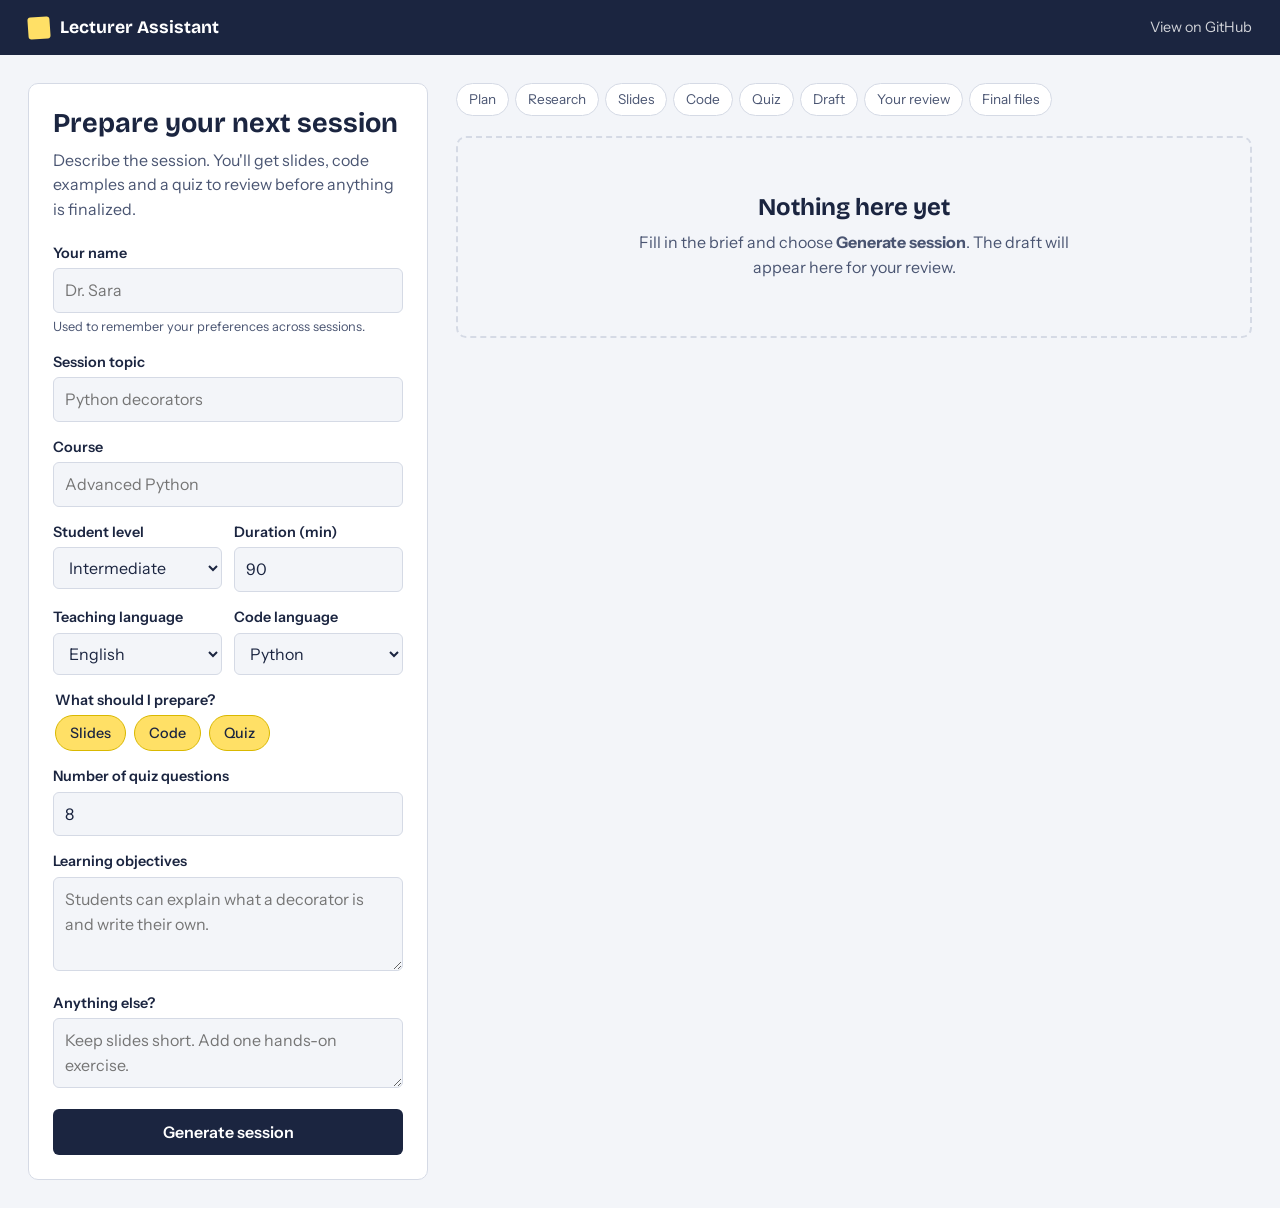
<file: ui/index.html>
<!DOCTYPE html>
<html lang="en">
<head>
  <meta charset="UTF-8">
  <meta name="viewport" content="width=device-width, initial-scale=1">
  <title>Lecturer Assistant</title>
  <link rel="preconnect" href="https://fonts.googleapis.com">
  <link rel="preconnect" href="https://fonts.gstatic.com" crossorigin>
  <link href="https://fonts.googleapis.com/css2?family=Bricolage+Grotesque:opsz,wght@12..96,500;12..96,700&family=Instrument+Sans:wght@400;500;600&display=swap" rel="stylesheet">
  <link rel="stylesheet" href="style.css">
</head>
<body>
  <header class="topbar">
    <div class="brand">
      <span class="brand-mark" aria-hidden="true"></span>
      <span class="brand-name">Lecturer Assistant</span>
    </div>
    <a class="topbar-link" href="https://github.com/MaryamSayedGitHub/Lecturer_Multi_Agentic_Assistant">View on GitHub</a>
  </header>

  <main class="layout">
    <!-- LEFT: session brief -->
    <section class="brief" aria-labelledby="brief-title">
      <h1 id="brief-title">Prepare your next session</h1>
      <p class="lede">Describe the session. You'll get slides, code examples and a quiz to review before anything is finalized.</p>

      <form id="brief-form" novalidate>
        <div class="field">
          <label for="lecturer">Your name</label>
          <input id="lecturer" name="lecturer_id" type="text" placeholder="Dr. Sara" autocomplete="name" required>
          <p class="hint">Used to remember your preferences across sessions.</p>
        </div>

        <div class="field">
          <label for="topic">Session topic</label>
          <input id="topic" name="topic" type="text" placeholder="Python decorators" required>
        </div>

        <div class="field">
          <label for="course">Course</label>
          <input id="course" name="course_name" type="text" placeholder="Advanced Python">
        </div>

        <div class="row">
          <div class="field">
            <label for="level">Student level</label>
            <select id="level" name="student_level">
              <option value="beginner">Beginner</option>
              <option value="intermediate" selected>Intermediate</option>
              <option value="advanced">Advanced</option>
            </select>
          </div>
          <div class="field">
            <label for="duration">Duration (min)</label>
            <input id="duration" name="duration_minutes" type="number" min="15" max="240" step="5" value="90">
          </div>
        </div>

        <div class="row">
          <div class="field">
            <label for="language">Teaching language</label>
            <select id="language" name="language">
              <option value="English">English</option>
              <option value="Arabic">Arabic</option>
            </select>
          </div>
          <div class="field">
            <label for="proglang">Code language</label>
            <select id="proglang" name="programming_language">
              <option value="Python">Python</option>
              <option value="JavaScript">JavaScript</option>
              <option value="Java">Java</option>
              <option value="C++">C++</option>
            </select>
          </div>
        </div>

        <fieldset class="field needs">
          <legend>What should I prepare?</legend>
          <label class="chip"><input type="checkbox" name="needs" value="slides" checked><span>Slides</span></label>
          <label class="chip"><input type="checkbox" name="needs" value="code" checked><span>Code</span></label>
          <label class="chip"><input type="checkbox" name="needs" value="quiz" checked><span>Quiz</span></label>
        </fieldset>

        <div class="field">
          <label for="nq">Number of quiz questions</label>
          <input id="nq" name="num_quiz_questions" type="number" min="3" max="20" value="8">
        </div>

        <div class="field">
          <label for="objectives">Learning objectives</label>
          <textarea id="objectives" name="learning_objectives" rows="3" placeholder="Students can explain what a decorator is and write their own."></textarea>
        </div>

        <div class="field">
          <label for="notes">Anything else?</label>
          <textarea id="notes" name="notes" rows="2" placeholder="Keep slides short. Add one hands-on exercise."></textarea>
        </div>

        <button type="submit" id="generate" class="btn primary">Generate session</button>
      </form>
    </section>

    <!-- RIGHT: workspace -->
    <section class="workspace" aria-live="polite">
      <ol class="pipeline" id="pipeline" aria-label="Progress">
        <li data-step="plan"><span>Plan</span></li>
        <li data-step="research"><span>Research</span></li>
        <li data-step="slides"><span>Slides</span></li>
        <li data-step="code"><span>Code</span></li>
        <li data-step="quiz"><span>Quiz</span></li>
        <li data-step="draft"><span>Draft</span></li>
        <li data-step="review"><span>Your review</span></li>
        <li data-step="final"><span>Final files</span></li>
      </ol>

      <div id="empty" class="empty">
        <h2>Nothing here yet</h2>
        <p>Fill in the brief and choose <strong>Generate session</strong>. The draft will appear here for your review.</p>
      </div>

      <div id="error" class="error" role="alert" hidden></div>

      <div id="result" hidden>
        <div class="plan-note" id="plan-note"></div>

        <div class="tabs" role="tablist" aria-label="Draft sections">
          <button role="tab" id="tab-outline" aria-selected="true" aria-controls="panel-outline">Outline</button>
          <button role="tab" id="tab-slides" aria-selected="false" aria-controls="panel-slides" tabindex="-1">Slides</button>
          <button role="tab" id="tab-code" aria-selected="false" aria-controls="panel-code" tabindex="-1">Code</button>
          <button role="tab" id="tab-quiz" aria-selected="false" aria-controls="panel-quiz" tabindex="-1">Quiz</button>
        </div>

        <div class="panel" id="panel-outline" role="tabpanel" aria-labelledby="tab-outline"></div>
        <div class="panel" id="panel-slides" role="tabpanel" aria-labelledby="tab-slides" hidden></div>
        <div class="panel" id="panel-code" role="tabpanel" aria-labelledby="tab-code" hidden></div>
        <div class="panel" id="panel-quiz" role="tabpanel" aria-labelledby="tab-quiz" hidden></div>

        <aside class="memory" id="memory" hidden>
          <h3>What I remembered from your earlier sessions</h3>
          <ul id="memory-list"></ul>
        </aside>

        <div class="review" id="review">
          <label for="feedback">Changes you want (optional)</label>
          <textarea id="feedback" rows="2" placeholder="Fewer words on each slide. Add a harder quiz question."></textarea>
          <div class="review-actions">
            <button type="button" id="revise" class="btn ghost">Request changes</button>
            <button type="button" id="approve" class="btn primary">Approve and create files</button>
          </div>
        </div>

        <div class="files" id="files" hidden>
          <h3>Your files are ready</h3>
          <ul id="files-list"></ul>
        </div>
      </div>
    </section>
  </main>

  <script src="script.js"></script>
</body>
</html>
</file>
<file: ui/style.css>
:root {
  --ink: #1b2540;
  --ink-soft: #4a5572;
  --paper: #f3f5f9;
  --surface: #ffffff;
  --line: #d5dae5;
  --blue: #3a5bd9;
  --highlight: #ffe066;
  --red-pen: #c93a3a;
  --ok: #1f7a4d;

  --font-display: "Bricolage Grotesque", "Segoe UI", system-ui, sans-serif;
  --font-body: "Instrument Sans", "Segoe UI", system-ui, sans-serif;
  --font-code: ui-monospace, "Cascadia Code", Consolas, monospace;
}

* { box-sizing: border-box; }

html, body { margin: 0; }

body {
  background: var(--paper);
  color: var(--ink);
  font-family: var(--font-body);
  font-size: 16px;
  line-height: 1.55;
}

h1, h2, h3 {
  font-family: var(--font-display);
  line-height: 1.15;
  margin: 0 0 .5rem;
}

:focus-visible {
  outline: 3px solid var(--blue);
  outline-offset: 2px;
}

/* ---------- top bar ---------- */
.topbar {
  display: flex;
  align-items: center;
  justify-content: space-between;
  padding: 14px 28px;
  background: var(--ink);
  color: #fff;
}
.brand { display: flex; align-items: center; gap: 10px; }
.brand-mark {
  width: 22px; height: 22px;
  background: var(--highlight);
  border-radius: 3px;
  transform: rotate(-4deg);
}
.brand-name { font-family: var(--font-display); font-weight: 700; font-size: 1.1rem; }
.topbar-link { color: #fff; opacity: .8; text-decoration: none; font-size: .9rem; }
.topbar-link:hover { opacity: 1; text-decoration: underline; }

/* ---------- layout ---------- */
.layout {
  display: grid;
  grid-template-columns: minmax(320px, 400px) 1fr;
  gap: 28px;
  max-width: 1320px;
  margin: 0 auto;
  padding: 28px;
  align-items: start;
}

.brief {
  background: var(--surface);
  border: 1px solid var(--line);
  border-radius: 10px;
  padding: 24px;
  position: sticky;
  top: 16px;
}
.brief h1 { font-size: 1.7rem; }
.lede { color: var(--ink-soft); margin: 0 0 1.25rem; max-width: 46ch; }

/* ---------- form ---------- */
.field { margin-bottom: 14px; border: 0; padding: 0; min-width: 0; }
.row { display: grid; grid-template-columns: 1fr 1fr; gap: 12px; }

label, legend {
  display: block;
  font-weight: 600;
  font-size: .9rem;
  margin-bottom: 4px;
  padding: 0;
}
.hint { margin: 4px 0 0; font-size: .8rem; color: var(--ink-soft); }

input[type="text"], input[type="number"], select, textarea {
  width: 100%;
  font: inherit;
  color: inherit;
  background: var(--paper);
  border: 1px solid var(--line);
  border-radius: 6px;
  padding: 9px 11px;
}
textarea { resize: vertical; }
input:focus, select:focus, textarea:focus { border-color: var(--blue); background: #fff; }
input.invalid { border-color: var(--red-pen); }

.needs { display: flex; flex-wrap: wrap; gap: 8px; align-items: center; }
.needs legend { width: 100%; }
.chip { margin: 0; cursor: pointer; }
.chip input { position: absolute; opacity: 0; pointer-events: none; }
.chip span {
  display: inline-block;
  padding: 6px 14px;
  border: 1px solid var(--line);
  border-radius: 999px;
  background: var(--paper);
  font-weight: 500;
  font-size: .9rem;
  transition: background .15s;
}
.chip input:checked + span { background: var(--highlight); border-color: #d9b800; }
.chip input:focus-visible + span { outline: 3px solid var(--blue); outline-offset: 2px; }

/* ---------- buttons ---------- */
.btn {
  font: inherit;
  font-weight: 600;
  border-radius: 6px;
  padding: 10px 18px;
  cursor: pointer;
  border: 1px solid transparent;
}
.btn.primary { background: var(--ink); color: #fff; width: 100%; }
.btn.primary:hover { background: #26335a; }
.btn.ghost { background: transparent; border-color: var(--red-pen); color: var(--red-pen); }
.btn.ghost:hover { background: #fbeaea; }
.btn:disabled { opacity: .55; cursor: wait; }

/* ---------- pipeline ---------- */
.pipeline {
  list-style: none;
  display: flex;
  flex-wrap: wrap;
  gap: 6px;
  margin: 0 0 20px;
  padding: 0;
}
.pipeline li {
  padding: 5px 12px;
  border: 1px solid var(--line);
  border-radius: 999px;
  background: var(--surface);
  font-size: .85rem;
  color: var(--ink-soft);
}
.pipeline li.done { color: var(--ink); border-color: var(--ink); }
.pipeline li.active {
  color: var(--ink);
  font-weight: 600;
  border-color: var(--ink);
  background: linear-gradient(transparent 55%, var(--highlight) 55%);
}
.pipeline li.skipped { text-decoration: line-through; opacity: .5; }

/* ---------- empty / error ---------- */
.empty {
  border: 2px dashed var(--line);
  border-radius: 10px;
  padding: 56px 24px;
  text-align: center;
  color: var(--ink-soft);
}
.empty h2 { color: var(--ink); }
.empty p { margin: 0 auto; max-width: 44ch; }

.error {
  background: #fbeaea;
  border: 1px solid var(--red-pen);
  color: #7a1f1f;
  border-radius: 8px;
  padding: 12px 16px;
  margin-bottom: 16px;
}

/* ---------- result ---------- */
.plan-note {
  font-size: .9rem;
  color: var(--ink-soft);
  margin-bottom: 14px;
}
.plan-note strong { color: var(--ink); }

.tabs { display: flex; gap: 4px; border-bottom: 1px solid var(--line); }
.tabs button {
  font: inherit;
  font-weight: 600;
  background: none;
  border: 0;
  padding: 10px 16px;
  cursor: pointer;
  color: var(--ink-soft);
  border-bottom: 3px solid transparent;
  margin-bottom: -1px;
}
.tabs button[aria-selected="true"] { color: var(--ink); border-bottom-color: var(--ink); }

.panel {
  background: var(--surface);
  border: 1px solid var(--line);
  border-top: 0;
  border-radius: 0 0 10px 10px;
  padding: 22px;
}

.outline-list { margin: 0; padding-left: 1.2rem; }
.outline-list li { margin-bottom: 6px; }

.slide {
  border: 1px solid var(--line);
  border-left: 5px solid var(--ink);
  border-radius: 6px;
  padding: 14px 18px;
  margin-bottom: 14px;
}
.slide h3 { font-size: 1.1rem; }
.slide ul { margin: 6px 0 10px; padding-left: 1.2rem; }
.slide .notes {
  font-size: .88rem;
  color: var(--ink-soft);
  border-top: 1px dashed var(--line);
  padding-top: 8px;
}

.code-block { margin-bottom: 22px; }
.code-block pre {
  background: var(--ink);
  color: #e8ecf7;
  font-family: var(--font-code);
  font-size: .88rem;
  padding: 14px 16px;
  border-radius: 8px;
  overflow-x: auto;
  margin: 8px 0;
}
.code-block p { margin: 0; color: var(--ink-soft); }

.q { margin-bottom: 22px; }
.q-title { font-weight: 600; margin-bottom: 6px; }
.q ol { list-style: upper-alpha; margin: 0 0 6px; padding-left: 1.6rem; }
.q li.correct { background: linear-gradient(transparent 50%, var(--highlight) 50%); width: fit-content; }
.q .why { font-size: .88rem; color: var(--ink-soft); margin: 0; }

.memory {
  margin-top: 16px;
  border: 1px solid var(--line);
  border-radius: 8px;
  padding: 12px 16px;
  background: #fffbe0;
}
.memory h3 { font-size: .95rem; margin-bottom: 4px; }
.memory ul { margin: 0; padding-left: 1.1rem; font-size: .9rem; }

.review {
  margin-top: 18px;
  padding: 16px;
  background: var(--surface);
  border: 1px solid var(--line);
  border-radius: 10px;
}
.review textarea { margin-bottom: 12px; }
.review-actions { display: flex; gap: 10px; justify-content: flex-end; }
.review-actions .btn.primary { width: auto; }

.files {
  margin-top: 18px;
  padding: 16px;
  border: 1px solid var(--ok);
  background: #eef8f2;
  border-radius: 10px;
}
.files h3 { color: var(--ok); }
.files ul { margin: 0; padding-left: 1.1rem; }

/* ---------- responsive ---------- */
@media (max-width: 900px) {
  .layout { grid-template-columns: 1fr; padding: 16px; }
  .brief { position: static; }
  .review-actions { flex-direction: column-reverse; }
  .review-actions .btn { width: 100%; }
}

@media (prefers-reduced-motion: reduce) {
  * { transition: none !important; }
}
</file>
<file: ui/ui/style.css>
:root {
  --ink: #1b2540;
  --ink-soft: #4a5572;
  --paper: #f3f5f9;
  --surface: #ffffff;
  --line: #d5dae5;
  --blue: #3a5bd9;
  --highlight: #ffe066;
  --red-pen: #c93a3a;
  --ok: #1f7a4d;

  --font-display: "Bricolage Grotesque", "Segoe UI", system-ui, sans-serif;
  --font-body: "Instrument Sans", "Segoe UI", system-ui, sans-serif;
  --font-code: ui-monospace, "Cascadia Code", Consolas, monospace;
}

* { box-sizing: border-box; }

html, body { margin: 0; }

body {
  background: var(--paper);
  color: var(--ink);
  font-family: var(--font-body);
  font-size: 16px;
  line-height: 1.55;
}

h1, h2, h3 {
  font-family: var(--font-display);
  line-height: 1.15;
  margin: 0 0 .5rem;
}

:focus-visible {
  outline: 3px solid var(--blue);
  outline-offset: 2px;
}

/* ---------- top bar ---------- */
.topbar {
  display: flex;
  align-items: center;
  justify-content: space-between;
  padding: 14px 28px;
  background: var(--ink);
  color: #fff;
}
.brand { display: flex; align-items: center; gap: 10px; }
.brand-mark {
  width: 22px; height: 22px;
  background: var(--highlight);
  border-radius: 3px;
  transform: rotate(-4deg);
}
.brand-name { font-family: var(--font-display); font-weight: 700; font-size: 1.1rem; }
.topbar-link { color: #fff; opacity: .8; text-decoration: none; font-size: .9rem; }
.topbar-link:hover { opacity: 1; text-decoration: underline; }

/* ---------- layout ---------- */
.layout {
  display: grid;
  grid-template-columns: minmax(320px, 400px) 1fr;
  gap: 28px;
  max-width: 1320px;
  margin: 0 auto;
  padding: 28px;
  align-items: start;
}

.brief {
  background: var(--surface);
  border: 1px solid var(--line);
  border-radius: 10px;
  padding: 24px;
  position: sticky;
  top: 16px;
}
.brief h1 { font-size: 1.7rem; }
.lede { color: var(--ink-soft); margin: 0 0 1.25rem; max-width: 46ch; }

/* ---------- form ---------- */
.field { margin-bottom: 14px; border: 0; padding: 0; min-width: 0; }
.row { display: grid; grid-template-columns: 1fr 1fr; gap: 12px; }

label, legend {
  display: block;
  font-weight: 600;
  font-size: .9rem;
  margin-bottom: 4px;
  padding: 0;
}
.hint { margin: 4px 0 0; font-size: .8rem; color: var(--ink-soft); }

input[type="text"], input[type="number"], select, textarea {
  width: 100%;
  font: inherit;
  color: inherit;
  background: var(--paper);
  border: 1px solid var(--line);
  border-radius: 6px;
  padding: 9px 11px;
}
textarea { resize: vertical; }
input:focus, select:focus, textarea:focus { border-color: var(--blue); background: #fff; }
input.invalid { border-color: var(--red-pen); }

.needs { display: flex; flex-wrap: wrap; gap: 8px; align-items: center; }
.needs legend { width: 100%; }
.chip { margin: 0; cursor: pointer; }
.chip input { position: absolute; opacity: 0; pointer-events: none; }
.chip span {
  display: inline-block;
  padding: 6px 14px;
  border: 1px solid var(--line);
  border-radius: 999px;
  background: var(--paper);
  font-weight: 500;
  font-size: .9rem;
  transition: background .15s;
}
.chip input:checked + span { background: var(--highlight); border-color: #d9b800; }
.chip input:focus-visible + span { outline: 3px solid var(--blue); outline-offset: 2px; }

/* ---------- buttons ---------- */
.btn {
  font: inherit;
  font-weight: 600;
  border-radius: 6px;
  padding: 10px 18px;
  cursor: pointer;
  border: 1px solid transparent;
}
.btn.primary { background: var(--ink); color: #fff; width: 100%; }
.btn.primary:hover { background: #26335a; }
.btn.ghost { background: transparent; border-color: var(--red-pen); color: var(--red-pen); }
.btn.ghost:hover { background: #fbeaea; }
.btn:disabled { opacity: .55; cursor: wait; }

/* ---------- pipeline ---------- */
.pipeline {
  list-style: none;
  display: flex;
  flex-wrap: wrap;
  gap: 6px;
  margin: 0 0 20px;
  padding: 0;
}
.pipeline li {
  padding: 5px 12px;
  border: 1px solid var(--line);
  border-radius: 999px;
  background: var(--surface);
  font-size: .85rem;
  color: var(--ink-soft);
}
.pipeline li.done { color: var(--ink); border-color: var(--ink); }
.pipeline li.active {
  color: var(--ink);
  font-weight: 600;
  border-color: var(--ink);
  background: linear-gradient(transparent 55%, var(--highlight) 55%);
}
.pipeline li.skipped { text-decoration: line-through; opacity: .5; }

/* ---------- empty / error ---------- */
.empty {
  border: 2px dashed var(--line);
  border-radius: 10px;
  padding: 56px 24px;
  text-align: center;
  color: var(--ink-soft);
}
.empty h2 { color: var(--ink); }
.empty p { margin: 0 auto; max-width: 44ch; }

.error {
  background: #fbeaea;
  border: 1px solid var(--red-pen);
  color: #7a1f1f;
  border-radius: 8px;
  padding: 12px 16px;
  margin-bottom: 16px;
}

/* ---------- result ---------- */
.plan-note {
  font-size: .9rem;
  color: var(--ink-soft);
  margin-bottom: 14px;
}
.plan-note strong { color: var(--ink); }

.tabs { display: flex; gap: 4px; border-bottom: 1px solid var(--line); }
.tabs button {
  font: inherit;
  font-weight: 600;
  background: none;
  border: 0;
  padding: 10px 16px;
  cursor: pointer;
  color: var(--ink-soft);
  border-bottom: 3px solid transparent;
  margin-bottom: -1px;
}
.tabs button[aria-selected="true"] { color: var(--ink); border-bottom-color: var(--ink); }

.panel {
  background: var(--surface);
  border: 1px solid var(--line);
  border-top: 0;
  border-radius: 0 0 10px 10px;
  padding: 22px;
}

.outline-list { margin: 0; padding-left: 1.2rem; }
.outline-list li { margin-bottom: 6px; }

.slide {
  border: 1px solid var(--line);
  border-left: 5px solid var(--ink);
  border-radius: 6px;
  padding: 14px 18px;
  margin-bottom: 14px;
}
.slide h3 { font-size: 1.1rem; }
.slide ul { margin: 6px 0 10px; padding-left: 1.2rem; }
.slide .notes {
  font-size: .88rem;
  color: var(--ink-soft);
  border-top: 1px dashed var(--line);
  padding-top: 8px;
}

.code-block { margin-bottom: 22px; }
.code-block pre {
  background: var(--ink);
  color: #e8ecf7;
  font-family: var(--font-code);
  font-size: .88rem;
  padding: 14px 16px;
  border-radius: 8px;
  overflow-x: auto;
  margin: 8px 0;
}
.code-block p { margin: 0; color: var(--ink-soft); }

.q { margin-bottom: 22px; }
.q-title { font-weight: 600; margin-bottom: 6px; }
.q ol { list-style: upper-alpha; margin: 0 0 6px; padding-left: 1.6rem; }
.q li.correct { background: linear-gradient(transparent 50%, var(--highlight) 50%); width: fit-content; }
.q .why { font-size: .88rem; color: var(--ink-soft); margin: 0; }

.memory {
  margin-top: 16px;
  border: 1px solid var(--line);
  border-radius: 8px;
  padding: 12px 16px;
  background: #fffbe0;
}
.memory h3 { font-size: .95rem; margin-bottom: 4px; }
.memory ul { margin: 0; padding-left: 1.1rem; font-size: .9rem; }

.review {
  margin-top: 18px;
  padding: 16px;
  background: var(--surface);
  border: 1px solid var(--line);
  border-radius: 10px;
}
.review textarea { margin-bottom: 12px; }
.review-actions { display: flex; gap: 10px; justify-content: flex-end; }
.review-actions .btn.primary { width: auto; }

.files {
  margin-top: 18px;
  padding: 16px;
  border: 1px solid var(--ok);
  background: #eef8f2;
  border-radius: 10px;
}
.files h3 { color: var(--ok); }
.files ul { margin: 0; padding-left: 1.1rem; }

/* ---------- responsive ---------- */
@media (max-width: 900px) {
  .layout { grid-template-columns: 1fr; padding: 16px; }
  .brief { position: static; }
  .review-actions { flex-direction: column-reverse; }
  .review-actions .btn { width: 100%; }
}

@media (prefers-reduced-motion: reduce) {
  * { transition: none !important; }
}
</file>
